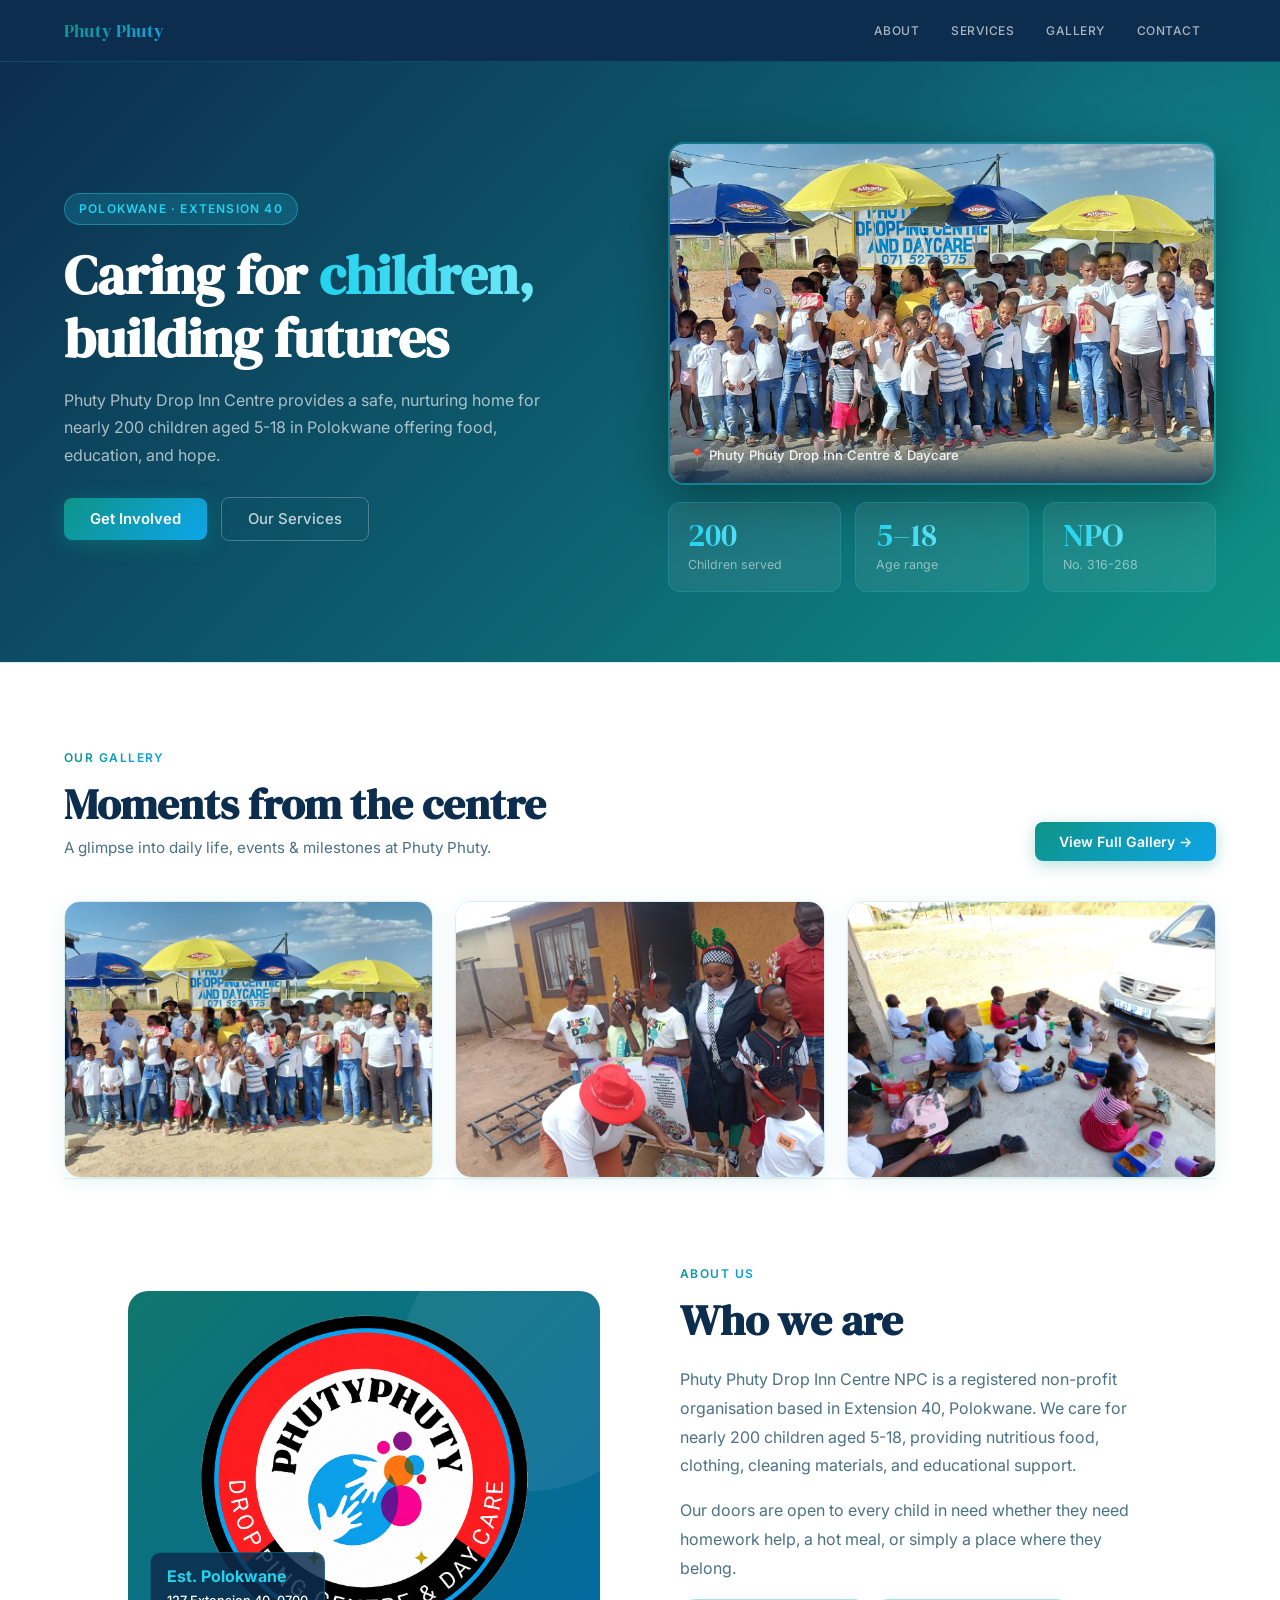
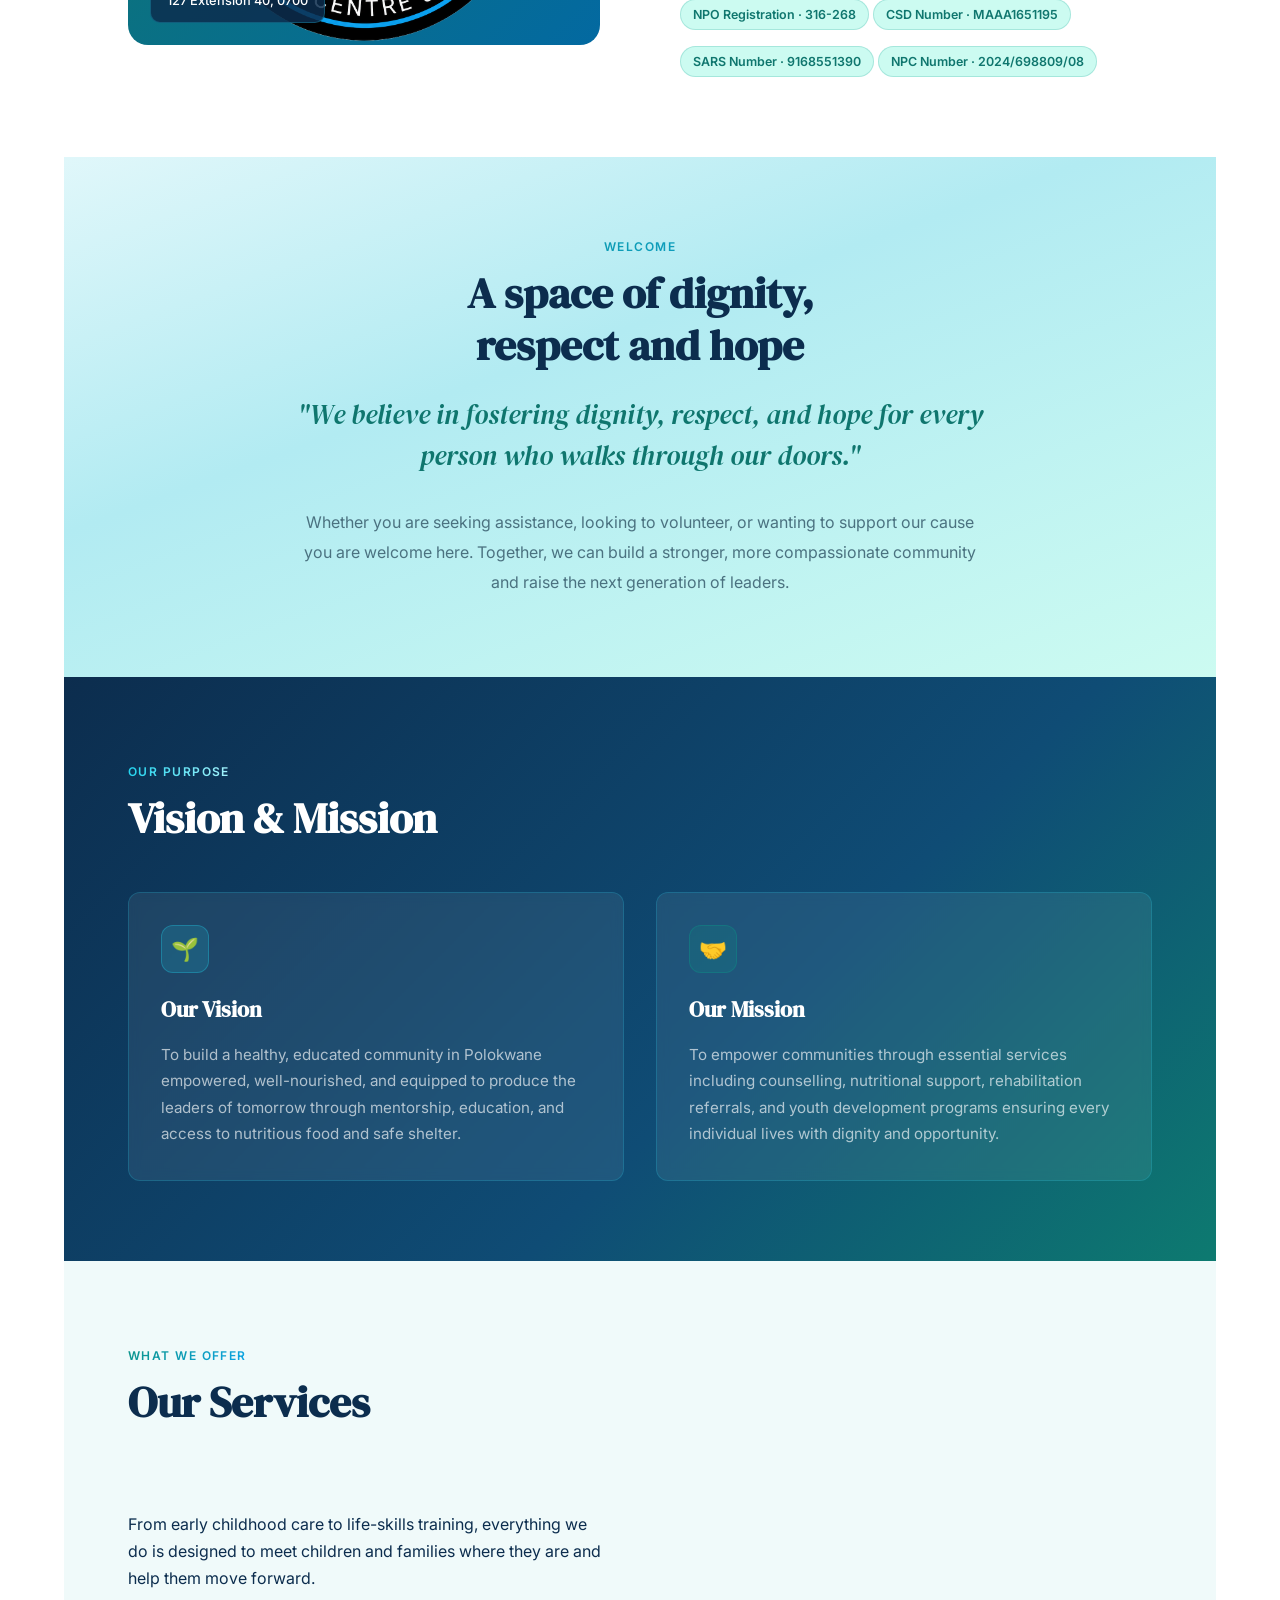
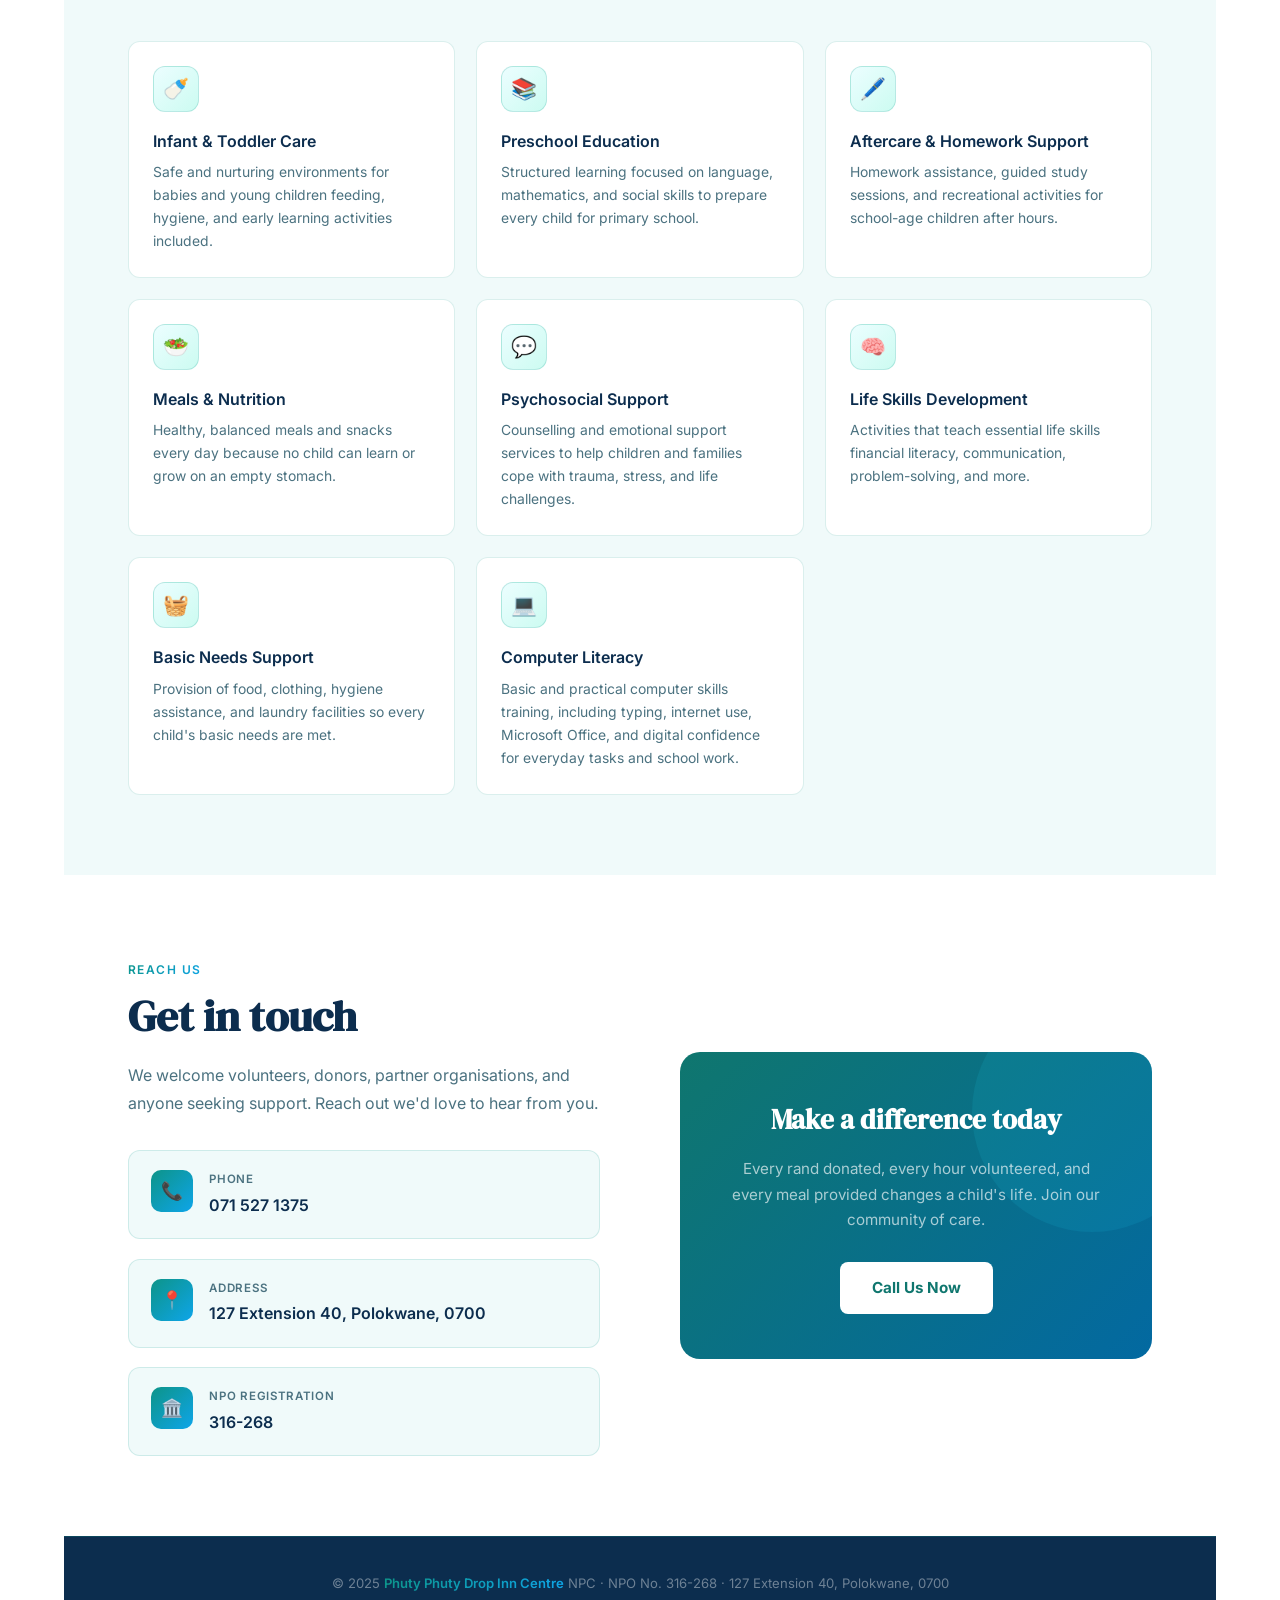
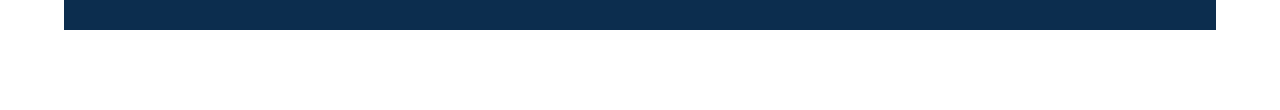
<file: index.html>
<!DOCTYPE html>
<html lang="en">
<head>
<meta charset="UTF-8">
<meta name="viewport" content="width=device-width, initial-scale=1.0">
<link rel="preconnect" href="https://fonts.googleapis.com">
<link href="https://fonts.googleapis.com/css2?family=DM+Serif+Display&family=Inter:wght@400;500;600&display=swap" rel="stylesheet">
<link rel="stylesheet" href="styles.css">
<link rel="icon" type="image/png" href="media/logo.png">
<title>Phuty Phuty Drop Inn Centre | NPO & Daycare in Polokwane</title>

<!-- for google SEO -->


<meta name="description" content="Phuty Phuty Drop Inn Centre is a registered NPO in Polokwane providing childcare, meals, education support, computer literacy, and community services.">
<meta name="keywords" content="Phuty Phuty, Drop Inn Centre, Polokwane daycare, NPO Polokwane, childcare, community centre, computer literacy">
<meta name="robots" content="index, follow">
<link rel="canonical" href="https://www.phutyphuty.co.za/">
<meta property="og:title" content="Phuty Phuty Drop Inn Centre">
<meta property="og:description" content="Caring for children, building futures in Polokwane.">
<meta property="og:image" content="https://www.phutyphuty.co.za/media/logo.png">
<meta property="og:url" content="https://www.phutyphuty.co.za">
<meta property="og:type" content="website">


<!-- for contact info -->
<script type="application/ld+json">
{
  "@context": "https://schema.org",
  "@type": "NGO",
  "name": "Phuty Phuty Drop Inn Centre",
  "url": "https://www.phutyphuty.co.za",
  "logo": "https://www.phutyphuty.co.za/media/logo.png",
  "telephone": "+27715271375",
  "address": {
    "@type": "PostalAddress",
    "streetAddress": "127 Extension 40",
    "addressLocality": "Polokwane",
    "postalCode": "0700",
    "addressCountry": "ZA"
  },
  
  "sameAs": [
    "https://www.facebook.com/"
  ]
}
</script>





</head>
<body>

<!-- NAV -->
<nav>
  <a href="index.html" class="nav-logo" onclick="showPage('home');return false;">Phuty Phuty</a>
  <ul class="nav-links">
    <li><a href="#about" onclick="showPage('home');setTimeout(()=>document.getElementById('about').scrollIntoView({behavior:'smooth'}),50);return false;">About</a></li>
    <li><a href="#services" onclick="showPage('home');setTimeout(()=>document.getElementById('services').scrollIntoView({behavior:'smooth'}),50);return false;">Services</a></li>
    <li><a href="gallery.html" id="nav-gallery-btn" onclick="showPage('gallery');return false;">Gallery</a></li>
    <li><a href="#contact" onclick="showPage('home');setTimeout(()=>document.getElementById('contact').scrollIntoView({behavior:'smooth'}),50);return false;">Contact</a></li>
  </ul>
</nav>

<!-- ══════════════ HOME PAGE ══════════════ -->
<div id="home-page" class="page active">

  <!-- HERO -->
  <section id="hero">
    <div style="position:relative;z-index:1;">
      <span class="hero-eyebrow">Polokwane · Extension 40</span>
      <h1 class="hero-title">Caring for <em>children,</em><br>building futures</h1>
      <p class="hero-sub">Phuty Phuty Drop Inn Centre provides a safe, nurturing home for nearly 200 children aged 5-18 in Polokwane offering food, education, and hope.</p>
      <button class="btn-primary" onclick="document.getElementById('contact').scrollIntoView({behavior:'smooth'})">Get Involved</button>
      <button class="btn-ghost" onclick="document.getElementById('services').scrollIntoView({behavior:'smooth'})">Our Services</button>
    </div>
    <div class="hero-right">
      <div class="hero-photo">
        <img src="media/aa.jpg" alt="Children and staff at Phuty Phuty Drop Inn Centre">
        <div class="hero-photo-overlay">
          <p class="hero-photo-caption">📍 Phuty Phuty Drop Inn Centre &amp; Daycare</p>
        </div>
      </div>
      <div class="stat-row">
        <div class="stat-card"><div class="stat-num">200</div><div class="stat-label">Children served</div></div>
        <div class="stat-card"><div class="stat-num">5–18</div><div class="stat-label">Age range</div></div>
        <div class="stat-card"><div class="stat-num">NPO</div><div class="stat-label">No. 316-268</div></div>
      </div>
    </div>
  </section>

  <hr class="divider">

  <!-- GALLERY PREVIEW CARDS -->
  <div id="gallery-preview">
    <div class="gallery-preview-header">
      <div>
        <p class="section-label">Our Gallery</p>
        <h2 class="section-title" style="margin-bottom:0.3rem;">Moments from the centre</h2>
        <p style="color:var(--muted);font-size:0.95rem;">A glimpse into daily life, events &amp; milestones at Phuty Phuty.</p>
      </div>
      <button class="btn-teal" onclick="window.location.href='gallery.html'">View Full Gallery →</button>
    </div>
    <div class="gallery-cards">


      <!-- Card 1: real photo -->
      <div class="gallery-card" onclick="showPage('gallery')">
        <img src="media/aa.jpg" alt="Community gathering">
        
        <div class="gallery-card-overlay">
          <span class="gallery-card-tag">Phuty Phuty</span>
         
        </div>
      </div>

      
      <!-- Card 2: placeholder -->
<div class="gallery-card" onclick="showPage('gallery')">
        <img src="media/cc.jpg" alt="Community gathering">
        
        <div class="gallery-card-overlay">
          <span class="gallery-card-tag">Phuty Phuty</span>
         
        </div>
      </div>

      <!-- Card 3: placeholder -->
<div class="gallery-card" onclick="showPage('gallery')" id="mobile-hide">
        <img src="media/dd.jpg" alt="Community gathering">
        
        <div class="gallery-card-overlay">
          <span class="gallery-card-tag">Phuty Phuty</span>
         
        </div>
      </div>
  </div>

  <hr class="divider">

  <!-- ABOUT -->
  <section id="about">
    <div class="about-visual">
      <div class="about-emblem">  <img src="media/logo.png" alt="Phuty Phuty Logo">   </div>
      <div class="about-badge"><strong>Est. Polokwane</strong>127 Extension 40, 0700</div>
    </div>
    <div>
      <p class="section-label">About Us</p>
      <h2 class="section-title">Who we are</h2>
      <p class="section-body">Phuty Phuty Drop Inn Centre NPC is a registered non-profit organisation based in Extension 40, Polokwane. We care for nearly 200 children aged 5-18, providing nutritious food, clothing, cleaning materials, and educational support.</p>
      <p class="section-body" style="margin-top:1rem;">Our doors are open to every child in need  whether they need homework help, a hot meal, or simply a place where they belong.</p>
      <span class="npo-tag">NPO Registration · 316-268</span>
      <span class="npo-tag">CSD Number · MAAA1651195</span>
      <span class="npo-tag">SARS Number · 9168551390</span>
      <span class="npo-tag">NPC Number · 2024/698809/08</span>
    </div>
  </section>

  <!-- WELCOME -->
  <section id="welcome">
    <p class="section-label" style="display:block;text-align:center;">Welcome</p>
    <h2 class="section-title" style="max-width:600px;margin:0 auto 1.5rem;text-align:center;">A space of dignity,<br>respect and hope</h2>
    <p class="welcome-quote">"We believe in fostering dignity, respect, and hope for every person who walks through our doors."</p>
    <p class="welcome-body">Whether you are seeking assistance, looking to volunteer, or wanting to support our cause you are welcome here. Together, we can build a stronger, more compassionate community and raise the next generation of leaders.</p>
  </section>

  <!-- VISION & MISSION -->
  <section id="vision">
    <p class="section-label">Our Purpose</p>
    <h2 class="section-title">Vision &amp; Mission</h2>
    <div class="vm-grid">
      <div class="vm-card">
        <div class="vm-icon v">🌱</div>
        <h3>Our Vision</h3>
        <p>To build a healthy, educated community in Polokwane empowered, well-nourished, and equipped to produce the leaders of tomorrow through mentorship, education, and access to nutritious food and safe shelter.</p>
      </div>
      <div class="vm-card">
        <div class="vm-icon m">🤝</div>
        <h3>Our Mission</h3>
        <p>To empower communities through essential services including counselling, nutritional support, rehabilitation referrals, and youth development programs  ensuring every individual lives with dignity and opportunity.</p>
      </div>
    </div>
  </section>

  <!-- SERVICES -->
  <section id="services">
    <div class="services-intro">
      <div>
        <p class="section-label">What We Offer</p>
        <h2 class="section-title">Our Services</h2>
      </div>
      <br>
      <p id="test">From early childhood care to life-skills training, everything we do is designed to meet children and families where they are and help them move forward.</p>
    </div>
    <div class="services-grid">
      <div class="service-card"><div class="service-icon">🍼</div><h4>Infant &amp; Toddler Care</h4><p>Safe and nurturing environments for babies and young children feeding, hygiene, and early learning activities included.</p></div>
      <div class="service-card"><div class="service-icon">📚</div><h4>Preschool Education</h4><p>Structured learning focused on language, mathematics, and social skills to prepare every child for primary school.</p></div>
      <div class="service-card"><div class="service-icon">🖊️</div><h4>Aftercare &amp; Homework Support</h4><p>Homework assistance, guided study sessions, and recreational activities for school-age children after hours.</p></div>
      <div class="service-card"><div class="service-icon">🥗</div><h4>Meals &amp; Nutrition</h4><p>Healthy, balanced meals and snacks every day  because no child can learn or grow on an empty stomach.</p></div>
      <div class="service-card"><div class="service-icon">💬</div><h4>Psychosocial Support</h4><p>Counselling and emotional support services to help children and families cope with trauma, stress, and life challenges.</p></div>
      <div class="service-card"><div class="service-icon">🧠</div><h4>Life Skills Development</h4><p>Activities that teach essential life skills financial literacy, communication, problem-solving, and more.</p></div>
      <div class="service-card"><div class="service-icon">🧺</div><h4>Basic Needs Support</h4><p>Provision of food, clothing, hygiene assistance, and laundry facilities so every child's basic needs are met.</p></div>

      <div class="service-card"><div class="service-icon">💻</div><h4>Computer Literacy</h4><p>Basic and practical computer skills training, including typing, internet use, Microsoft Office, and digital confidence for everyday tasks and school work.</p></div>



    </div>
  </section>

  <!-- CONTACT -->
  <section id="contact">
    <div>
      <p class="section-label">Reach Us</p>
      <h2 class="section-title">Get in touch</h2>
      <p class="section-body">We welcome volunteers, donors, partner organisations, and anyone seeking support. Reach out  we'd love to hear from you.</p>
      <div class="contact-info" style="margin-top:2rem;">
        <div class="contact-item"><div class="ci-icon">📞</div><div><div class="ci-label">Phone</div><div class="ci-value">071 527 1375</div></div></div>
        <div class="contact-item"><div class="ci-icon">📍</div><div><div class="ci-label">Address</div><div class="ci-value">127 Extension 40, Polokwane, 0700</div></div></div>
        <div class="contact-item"><div class="ci-icon">🏛️</div><div><div class="ci-label">NPO Registration</div><div class="ci-value">316-268</div></div></div>
      </div>
    </div>
    <div class="contact-cta">
      <h3>Make a difference today</h3>
      <p>Every rand donated, every hour volunteered, and every meal provided changes a child's life. Join our community of care.</p>
      <a href="tel:0715271375" class="btn-white">Call Us Now</a>
    </div>
  </section>

  <footer>
    <p>&copy; 2025 <span>Phuty Phuty Drop Inn Centre</span> NPC · NPO No. 316-268 · 127 Extension 40, Polokwane, 0700</p>
  </footer>
</file>
<file: styles.css>
*{
    margin: 0;
    padding: 0; 
    box-sizing: border-box;
}
  *, *::before, *::after { box-sizing: border-box; margin: 0; padding: 0; }

  :root {
    --teal:      #0D9488;
    --teal-lt:   #CCFBF1;
    --teal-dk:   #0F766E;
    --blue:      #0EA5E9;
    --blue-dk:   #0369A1;
    --blue-deep: #0C2D4E;
    --cyan:      #22D3EE;
    --cyan-lt:   #ECFEFF;
    --white:     #FFFFFF;
    --offwhite:  #F0FAFA;
    --muted:     #4B7280;
    --border:    rgba(13,148,136,0.15);
    --r:         12px;
    --font-display: 'DM Serif Display', Georgia, serif;
    --font-body:    'Inter', sans-serif;
    --g-hero:    linear-gradient(135deg, #0C2D4E 0%, #0D5C6E 50%, #0D9488 100%);
    --g-teal:    linear-gradient(135deg, #0D9488 0%, #0EA5E9 100%);
    --g-card:    linear-gradient(135deg, #0F766E 0%, #0369A1 100%);
    --g-light:   linear-gradient(135deg, #ECFEFF 0%, #CCFBF1 100%);
    --g-welcome: linear-gradient(160deg, #E0F7FA 0%, #B2EBF2 40%, #CCFBF1 100%);
    --g-vision:  linear-gradient(135deg, #0C2D4E 0%, #0F4C75 60%, #0D7A70 100%);
    --g-btn:     linear-gradient(135deg, #0D9488, #0EA5E9);
  }

  html { 
    scroll-behavior: smooth;
 }


  body { 
    font-family: var(--font-body); 
    background: var(--offwhite); 
    color: var(--blue-deep); 
    font-size: 16px; 
    line-height: 1.7; 
    overflow-x: hidden;

}

  /* PAGE SWITCHER */
  .page { display: none; }
  .page.active { display: block; }

  /* NAV */
  nav {
    position: sticky; top: 0; z-index: 100;
    background: var(--blue-deep);
    display: flex; align-items: center; justify-content: space-between;
    padding: 0 5vw; height: 62px;
    border-bottom: 1px solid rgba(13,148,136,0.3);

  }
  .nav-logo {
    font-family: var(--font-display); font-size: 1.15rem;
    text-decoration: none; letter-spacing: 0.01em;
    background: var(--g-teal); -webkit-background-clip: text;
    -webkit-text-fill-color: transparent; background-clip: text;
  }
  .nav-links { display: flex; gap: 0; list-style: none; }
  .nav-links li a, .nav-links li button {
    display: block;
    color: rgba(255,255,255,0.65);
    text-decoration: none; background: none; border: none; cursor: pointer;
    font-family: var(--font-body);
    font-size: 0.75rem; font-weight: 500;
    letter-spacing: 0.04em; text-transform: uppercase;
    padding: 0 1rem; height: 62px; line-height: 62px;
    transition: color 0.2s, background 0.2s;
  }
  .nav-links li a:hover, .nav-links li button:hover { color: var(--cyan); }
  .nav-links li button.nav-active {
    color: var(--cyan);
    border-bottom: 2px solid var(--cyan);
  }

  /* HERO */
  #hero {
    background: var(--g-hero); color: #fff;
    padding: 80px 5vw 70px;
    display: grid; grid-template-columns: 1fr 1fr;
    gap: 3.5rem; align-items: center;
    position: relative; overflow: hidden;
  }
  #hero::before {
    content:''; position:absolute; top:-120px; right:-120px;
    width:520px; height:520px; border-radius:50%;
    background:radial-gradient(circle,rgba(34,211,238,0.12) 0%,transparent 70%);
    pointer-events:none;
  }
  .hero-eyebrow {
    display:inline-block; background:rgba(34,211,238,0.18);
    border:1px solid rgba(34,211,238,0.4); color:var(--cyan);
    font-size:0.75rem; font-weight:600; letter-spacing:0.1em;
    text-transform:uppercase; padding:5px 14px; border-radius:100px; margin-bottom:1.2rem;
  }
  .hero-title { font-family:var(--font-display); font-size:clamp(2.2rem,4.5vw,3.4rem); line-height:1.15; color:#fff; margin-bottom:1.1rem; }
  .hero-title em {
    font-style:normal;
    background:linear-gradient(90deg,var(--cyan),#6EE7F7);
    -webkit-background-clip:text; -webkit-text-fill-color:transparent; background-clip:text;
  }
  .hero-sub { font-size:1rem; color:rgba(255,255,255,0.65); max-width:480px; margin-bottom:1.8rem; }
  .btn-primary {
    display:inline-block; background:var(--g-btn); color:#fff;
    padding:12px 26px; border-radius:8px; text-decoration:none;
    font-weight:600; font-size:0.93rem;
    box-shadow:0 4px 20px rgba(13,148,136,0.4);
    transition:opacity 0.2s,transform 0.1s; cursor:pointer; border:none; font-family:var(--font-body);
  }
  .btn-primary:hover { opacity:0.88; transform:translateY(-1px); }
  .btn-ghost {
    display:inline-block; color:rgba(255,255,255,0.75);
    padding:12px 26px; border:1px solid rgba(255,255,255,0.25);
    border-radius:8px; text-decoration:none; font-weight:500;
    font-size:0.93rem; margin-left:10px; cursor:pointer;
    background:none; font-family:var(--font-body);
    transition:border-color 0.2s,color 0.2s;
  }
  .btn-ghost:hover { border-color:var(--cyan); color:var(--cyan); }

  /* HERO RIGHT - photo + stats */
  .hero-right { display:flex; flex-direction:column; gap:1.1rem; position:relative; z-index:1; }
  .hero-photo {
    border-radius:16px; overflow:hidden;
    border:2px solid rgba(34,211,238,0.25);
    box-shadow:0 16px 48px rgba(0,0,0,0.35);
    aspect-ratio:16/10; position:relative;
  }
  .hero-photo img { width:100%; height:100%; object-fit:cover; display:block; }
  .hero-photo-overlay {
    position:absolute; bottom:0; left:0; right:0;
    background:linear-gradient(to top,rgba(12,45,78,0.85) 0%,transparent 100%);
    padding:1rem 1.2rem;
  }
  .hero-photo-caption { color:rgba(255,255,255,0.9); font-size:0.82rem; font-weight:500; }
  .stat-row { display:grid; grid-template-columns:1fr 1fr 1fr; gap:0.9rem; }
  .stat-card {
    background:rgba(255,255,255,0.07); border:1px solid rgba(34,211,238,0.2);
    border-radius:var(--r); padding:1rem 1.2rem; backdrop-filter:blur(4px);
  }
  .stat-num {
    font-family:var(--font-display); font-size:2rem; line-height:1;
    background:linear-gradient(90deg,var(--cyan),#a5f3fc);
    -webkit-background-clip:text; -webkit-text-fill-color:transparent; background-clip:text;
  }
  .stat-label { font-size:0.78rem; color:rgba(255,255,255,0.5); margin-top:3px; }

  /* GALLERY PREVIEW CARDS on landing */
  #gallery-preview {
    background:var(--white); padding:80px 5vw;
  }
  .gallery-preview-header {
    display:flex; align-items:flex-end; justify-content:space-between;
    margin-bottom:2.5rem; flex-wrap:wrap; gap:1rem;
  }
  .gallery-cards {
    display:grid; grid-template-columns:repeat(3,1fr); gap:1.4rem;
  }
  .gallery-card {
    border-radius:16px; overflow:hidden; position:relative;
    cursor:pointer; group:true;
    box-shadow:0 4px 20px rgba(13,148,136,0.1);
    border:1px solid var(--border);
    transition:transform 0.25s,box-shadow 0.25s;
  }
  .gallery-card:hover { transform:translateY(-5px); box-shadow:0 16px 40px rgba(13,148,136,0.18); }
  .gallery-card img { width:100%; aspect-ratio:4/3; object-fit:cover; display:block; transition:transform 0.4s; }
  .gallery-card:hover img { transform:scale(1.05); }
  .gallery-card-overlay {
    position:absolute; inset:0;
    background:linear-gradient(to top,rgba(12,45,78,0.88) 0%,rgba(12,45,78,0.1) 55%,transparent 100%);
    display:flex; flex-direction:column; justify-content:flex-end;
    padding:1.2rem; opacity:0; transition:opacity 0.3s;
  }
  .gallery-card:hover .gallery-card-overlay { opacity:1; }
  .gallery-card-tag {
    display:inline-block; background:rgba(34,211,238,0.25);
    border:1px solid rgba(34,211,238,0.5); color:var(--cyan);
    font-size:0.72rem; font-weight:600; letter-spacing:0.08em;
    text-transform:uppercase; padding:3px 10px; border-radius:100px; margin-bottom:0.5rem; width:fit-content;
  }
  .gallery-card-title { color:#fff; font-weight:600; font-size:0.95rem; }
  /* placeholder cards */
  .gallery-card-placeholder {
    background:var(--g-light);
    border:2px dashed rgba(13,148,136,0.25);
    border-radius:16px; aspect-ratio:4/3;
    display:flex; flex-direction:column; align-items:center; justify-content:center;
    gap:0.6rem; cursor:pointer; transition:border-color 0.2s,background 0.2s;
  }

  
  .gallery-card-placeholder:hover { border-color:var(--teal); background:rgba(13,148,136,0.06); }
  .gallery-card-placeholder span { font-size:2rem; }
  .gallery-card-placeholder p { font-size:0.82rem; color:var(--muted); font-weight:500; text-align:center; padding:0 1rem; }

  /* SECTION SHELLS */
  section { padding:80px 5vw; }
  .section-label {
    font-size:0.75rem; font-weight:600; letter-spacing:0.12em; text-transform:uppercase;
    background:var(--g-teal); -webkit-background-clip:text;
    -webkit-text-fill-color:transparent; background-clip:text;
    margin-bottom:0.6rem; display:inline-block;
  }
  .section-title { font-family:var(--font-display); font-size:clamp(1.9rem,3.5vw,2.7rem); color:var(--blue-deep); line-height:1.2; margin-bottom:1.2rem; }
  .section-body { font-size:1rem; color:var(--muted); max-width:640px; line-height:1.8; }
  .btn-teal {
    display:inline-block; background:var(--g-btn); color:#fff;
    padding:11px 24px; border-radius:8px; text-decoration:none;
    font-weight:600; font-size:0.88rem; cursor:pointer; border:none; font-family:var(--font-body);
    box-shadow:0 4px 16px rgba(13,148,136,0.3); transition:opacity 0.2s;
  }
  .btn-teal:hover { opacity:0.85; }
  .btn-outline {
    display:inline-block; background:transparent;
    border:1.5px solid var(--teal); color:var(--teal-dk);
    padding:11px 24px; border-radius:8px; text-decoration:none;
    font-weight:600; font-size:0.88rem; cursor:pointer; font-family:var(--font-body);
    transition:background 0.2s,color 0.2s;
  }
  .btn-outline:hover { background:var(--teal); color:#fff; }

  /* ABOUT */
  #about { background:var(--white); display:grid; grid-template-columns:1fr 1fr; gap:5rem; align-items:center; }
  .about-visual {
    background:var(--g-card); border-radius:20px;
    aspect-ratio:4/3; display:flex; align-items:center; justify-content:center;
    position:relative; overflow:hidden;
  }
  .about-visual::before { content:''; position:absolute; top:-60px; right:-60px; width:260px; height:260px; border-radius:50%; background:rgba(255,255,255,0.07); }


  .about-emblem { font-family:var(--font-display); font-size:5.5rem; color:rgba(255,255,255,0.15); user-select:none; position:relative; z-index:1;
  display:flex; align-items:center; justify-content:center;
  }

  .about-emblem img{
    margin-top: 50px;
    height: 80%;
    width:80%;

  }

  
  .about-badge {
    position:absolute; bottom:1.4rem; left:1.4rem;
    background:rgba(12,45,78,0.85); color:#fff;
    padding:10px 16px; border-radius:10px; font-size:0.8rem; font-weight:500;
    border:1px solid rgba(34,211,238,0.25); z-index:2;
  }
  .about-badge strong { color:var(--cyan); display:block; font-size:1rem; }
  .npo-tag {
    display:inline-block; background:var(--teal-lt); color:var(--teal-dk);
    font-size:0.78rem; font-weight:600; padding:4px 12px;
    border-radius:100px; margin-top:1rem; border:1px solid rgba(13,148,136,0.2);
  }

  /* WELCOME */
  #welcome { background:var(--g-welcome); text-align:center; }
  .welcome-quote { font-family:var(--font-display); font-size:clamp(1.2rem,2.5vw,1.7rem); color:var(--teal-dk); max-width:760px; margin:0 auto 2rem; line-height:1.5; font-style:italic; }
  .welcome-body { max-width:680px; margin:0 auto; color:var(--muted); line-height:1.85; }

  /* VISION */
  #vision { background:var(--g-vision); color:#fff; }
  #vision .section-title { color:#fff; }
  #vision .section-label { background:linear-gradient(90deg,var(--cyan),#a5f3fc); -webkit-background-clip:text; -webkit-text-fill-color:transparent; background-clip:text; }
  .vm-grid { display:grid; grid-template-columns:1fr 1fr; gap:2rem; margin-top:3rem; }
  .vm-card { background:rgba(255,255,255,0.07); border:1px solid rgba(34,211,238,0.2); border-radius:var(--r); padding:2rem; backdrop-filter:blur(6px); position:relative; overflow:hidden; }
  .vm-icon { width:48px; height:48px; border-radius:12px; display:flex; align-items:center; justify-content:center; margin-bottom:1.2rem; font-size:1.4rem; }
  .vm-icon.v { background:rgba(34,211,238,0.15); border:1px solid rgba(34,211,238,0.3); }
  .vm-icon.m { background:rgba(13,148,136,0.2); border:1px solid rgba(13,148,136,0.35); }
  .vm-card h3 { font-family:var(--font-display); font-size:1.35rem; color:#fff; margin-bottom:0.8rem; }
  .vm-card p { color:rgba(255,255,255,0.65); font-size:0.95rem; line-height:1.75; }

  /* SERVICES */
  #services { background:var(--offwhite); }
  .services-intro { display:grid; grid-template-columns:1fr 1fr; gap:4rem; align-items:start; margin-bottom:3rem; }
  .services-grid { display:grid; grid-template-columns:repeat(auto-fit,minmax(250px,1fr)); gap:1.3rem; }
  .service-card {
    background:var(--white); border:1px solid var(--border);
    border-radius:var(--r); padding:1.5rem;
    transition:transform 0.2s,box-shadow 0.2s,border-color 0.2s;
    position:relative; overflow:hidden;
  }
  .service-card::after { content:''; position:absolute; bottom:0; left:0; right:0; height:3px; background:var(--g-teal); transform:scaleX(0); transition:transform 0.25s ease; transform-origin:left; }
  .service-card:hover { transform:translateY(-4px); box-shadow:0 12px 32px rgba(13,148,136,0.12); border-color:rgba(13,148,136,0.3); }
  .service-card:hover::after { transform:scaleX(1); }
  .service-icon { width:46px; height:46px; border-radius:12px; background:var(--g-light); border:1px solid rgba(13,148,136,0.2); display:flex; align-items:center; justify-content:center; font-size:1.3rem; margin-bottom:1rem; }
  .service-card h4 { font-size:1rem; font-weight:600; color:var(--blue-deep); margin-bottom:0.4rem; }
  .service-card p { font-size:0.87rem; color:var(--muted); line-height:1.65; }

  /* CONTACT */
  #contact { background:var(--white); display:grid; grid-template-columns:1fr 1fr; gap:5rem; align-items:center; }
  .contact-info { display:flex; flex-direction:column; gap:1.2rem; }
  .contact-item { display:flex; align-items:flex-start; gap:1rem; padding:1.2rem 1.4rem; background:var(--offwhite); border-radius:var(--r); border:1px solid var(--border); transition:border-color 0.2s,box-shadow 0.2s; }
  .contact-item:hover { border-color:rgba(13,148,136,0.35); box-shadow:0 4px 16px rgba(13,148,136,0.08); }
  .ci-icon { width:42px; height:42px; border-radius:10px; background:var(--g-teal); display:flex; align-items:center; justify-content:center; font-size:1.1rem; flex-shrink:0; }
  .ci-label { font-size:0.72rem; color:var(--muted); font-weight:600; letter-spacing:0.06em; text-transform:uppercase; }
  .ci-value { font-size:1rem; font-weight:600; color:var(--blue-deep); margin-top:2px; }
  .contact-cta { background:var(--g-card); border-radius:20px; padding:2.8rem; text-align:center; position:relative; overflow:hidden; }
  .contact-cta::before { content:''; position:absolute; top:-60px; right:-60px; width:240px; height:240px; border-radius:50%; background:rgba(34,211,238,0.1); }
  .contact-cta h3 { font-family:var(--font-display); font-size:1.7rem; color:#fff; margin-bottom:0.8rem; position:relative; }
  .contact-cta p { color:rgba(255,255,255,0.65); font-size:0.95rem; margin-bottom:1.8rem; position:relative; }
  .btn-white { display:inline-block; background:#fff; color:var(--teal-dk); padding:13px 32px; border-radius:8px; text-decoration:none; font-weight:700; font-size:0.95rem; transition:transform 0.15s,box-shadow 0.15s; position:relative; }
  .btn-white:hover { transform:translateY(-2px); box-shadow:0 8px 24px rgba(0,0,0,0.15); }

  /* ── GALLERY PAGE ── */
  #gallery-page { display:none; }
  #gallery-page.active { display:block; }
  .gallery-hero {
    background:var(--g-hero); color:#fff;
    padding:60px 5vw 50px; position:relative; overflow:hidden;
  }
  .gallery-hero::before { content:''; position:absolute; top:-80px; right:-80px; width:400px; height:400px; border-radius:50%; background:radial-gradient(circle,rgba(34,211,238,0.1) 0%,transparent 70%); pointer-events:none; }
  .gallery-hero-inner { max-width:700px; position:relative; z-index:1; }
  .gallery-hero h1 { font-family:var(--font-display); font-size:clamp(2rem,4vw,3rem); color:#fff; margin-bottom:0.8rem; }
  .gallery-hero p { color:rgba(255,255,255,0.65); font-size:1rem; max-width:560px; }
  .gallery-filter {
    background:var(--white); padding:1.2rem 5vw;
    display:flex; gap:0.8rem; flex-wrap:wrap;
    border-bottom:1px solid var(--border); position:sticky; top:62px; z-index:90;
  }
  .filter-btn {
    padding:7px 18px; border-radius:100px; font-size:0.82rem; font-weight:600;
    border:1.5px solid var(--border); background:transparent; color:var(--muted);
    cursor:pointer; transition:all 0.2s; font-family:var(--font-body);
  }
  .filter-btn:hover { border-color:var(--teal); color:var(--teal-dk); }
  .filter-btn.active { background:var(--g-teal); color:#fff; border-color:transparent; }
  .gallery-grid-section { padding:60px 5vw; background:var(--offwhite); }
  .gallery-grid-section h2 { font-family:var(--font-display); font-size:1.5rem; color:var(--blue-deep); margin-bottom:1.5rem; display:flex; align-items:center; gap:0.7rem; }
  .gallery-grid-section h2 span { font-family:var(--font-body); font-size:0.78rem; font-weight:600; background:var(--teal-lt); color:var(--teal-dk); padding:3px 10px; border-radius:100px; }
  .gallery-main-grid { display:grid; grid-template-columns:repeat(3,1fr); gap:1.2rem; }
  .gallery-item {
    border-radius:14px; overflow:hidden; position:relative;
    cursor:pointer; box-shadow:0 4px 16px rgba(13,148,136,0.08);
    border:1px solid var(--border); transition:transform 0.25s,box-shadow 0.25s;
  }
  .gallery-item:hover { transform:translateY(-4px); box-shadow:0 16px 40px rgba(13,148,136,0.16); }
  .gallery-item img { width:100%; aspect-ratio:4/3; object-fit:cover; display:block; transition:transform 0.4s; }
  .gallery-item:hover img { transform:scale(1.04); }
  .gallery-item .gi-overlay {
    position:absolute; inset:0;
    background:linear-gradient(to top,rgba(12,45,78,0.85) 0%,transparent 55%);
    opacity:0; transition:opacity 0.3s; display:flex; flex-direction:column; justify-content:flex-end; padding:1.2rem;
  }
  .gallery-item:hover .gi-overlay { opacity:1; }
  .gi-overlay .gi-cat { font-size:0.7rem; font-weight:600; letter-spacing:0.08em; text-transform:uppercase; color:var(--cyan); margin-bottom:0.3rem; }
  .gi-overlay .gi-title { color:#fff; font-weight:600; font-size:0.9rem; }
  /* featured big item */
  .gallery-item.featured { grid-column:span 2; }
  .gallery-item.featured img { aspect-ratio:16/9; }
  /* upload placeholder */
  .gallery-upload {
    border-radius:14px; border:2px dashed rgba(13,148,136,0.3);
    background:var(--g-light); aspect-ratio:4/3;
    display:flex; flex-direction:column; align-items:center; justify-content:center;
    gap:0.5rem; cursor:pointer; transition:border-color 0.2s,background 0.2s;
  }
  .gallery-upload:hover { border-color:var(--teal); background:rgba(13,148,136,0.06); }
  .gallery-upload span { font-size:2rem; }
  .gallery-upload p { font-size:0.8rem; color:var(--muted); font-weight:500; }

  /* LIGHTBOX */
  .lightbox {
    display:none; position:fixed; inset:0; z-index:999;
    background:rgba(12,45,78,0.96); align-items:center; justify-content:center;
  }
  .lightbox.open { display:flex; }
  .lightbox-inner { position:relative; max-width:90vw; max-height:90vh; }
  .lightbox-inner img { max-width:90vw; max-height:80vh; border-radius:12px; object-fit:contain; display:block; }
  .lightbox-close {
    position:absolute; top:-44px; right:0;
    background:rgba(255,255,255,0.1); border:none; color:#fff;
    width:36px; height:36px; border-radius:50%; font-size:1.2rem;
    cursor:pointer; display:flex; align-items:center; justify-content:center;
    transition:background 0.2s;
  }
  .lightbox-close:hover { background:rgba(255,255,255,0.25); }
  .lightbox-caption { color:rgba(255,255,255,0.7); font-size:0.88rem; margin-top:1rem; text-align:center; }

  /* FOOTER */
  footer { background:var(--blue-deep); color:rgba(255,255,255,0.4); text-align:center; padding:2.2rem 5vw; font-size:0.82rem; border-top:1px solid rgba(13,148,136,0.25); }
  footer span { background:var(--g-teal); -webkit-background-clip:text; -webkit-text-fill-color:transparent; background-clip:text; font-weight:600; }
  .divider { border:none; border-top:1px solid rgba(13,148,136,0.12); margin:0; }

  /* RESPONSIVE */
  @media (max-width:768px) {
    #hero, #about, .vm-grid, .services-intro, #contact { grid-template-columns:1fr; gap:2.5rem; }
    .stat-row { grid-template-columns:1fr 1fr 1fr; }
    .nav-links li a span.nav-text { display:none; }
    section, #gallery-preview { padding:60px 5vw; }
    .gallery-cards { grid-template-columns:1fr 1fr; }
    .gallery-main-grid { grid-template-columns:1fr 1fr; }
    .gallery-item.featured { grid-column:span 2; }

    #mobile-hide{
      display:none;

    }

    .about-emblem img{
    margin-top: 20px;
    height: 80%;
    width:80%;

  }
  }
  @media (max-width:480px) {
    .gallery-cards { grid-template-columns:1fr; }
    .gallery-main-grid { grid-template-columns:1fr; }
    .gallery-item.featured { grid-column:span 1; }
    .stat-row { grid-template-columns:1fr 1fr; }
    .nav-links li a, .nav-links li button {
    font-size: 0.55rem;
    }

    #mobile-hide{
      display:none;

    }
  }
</file>
